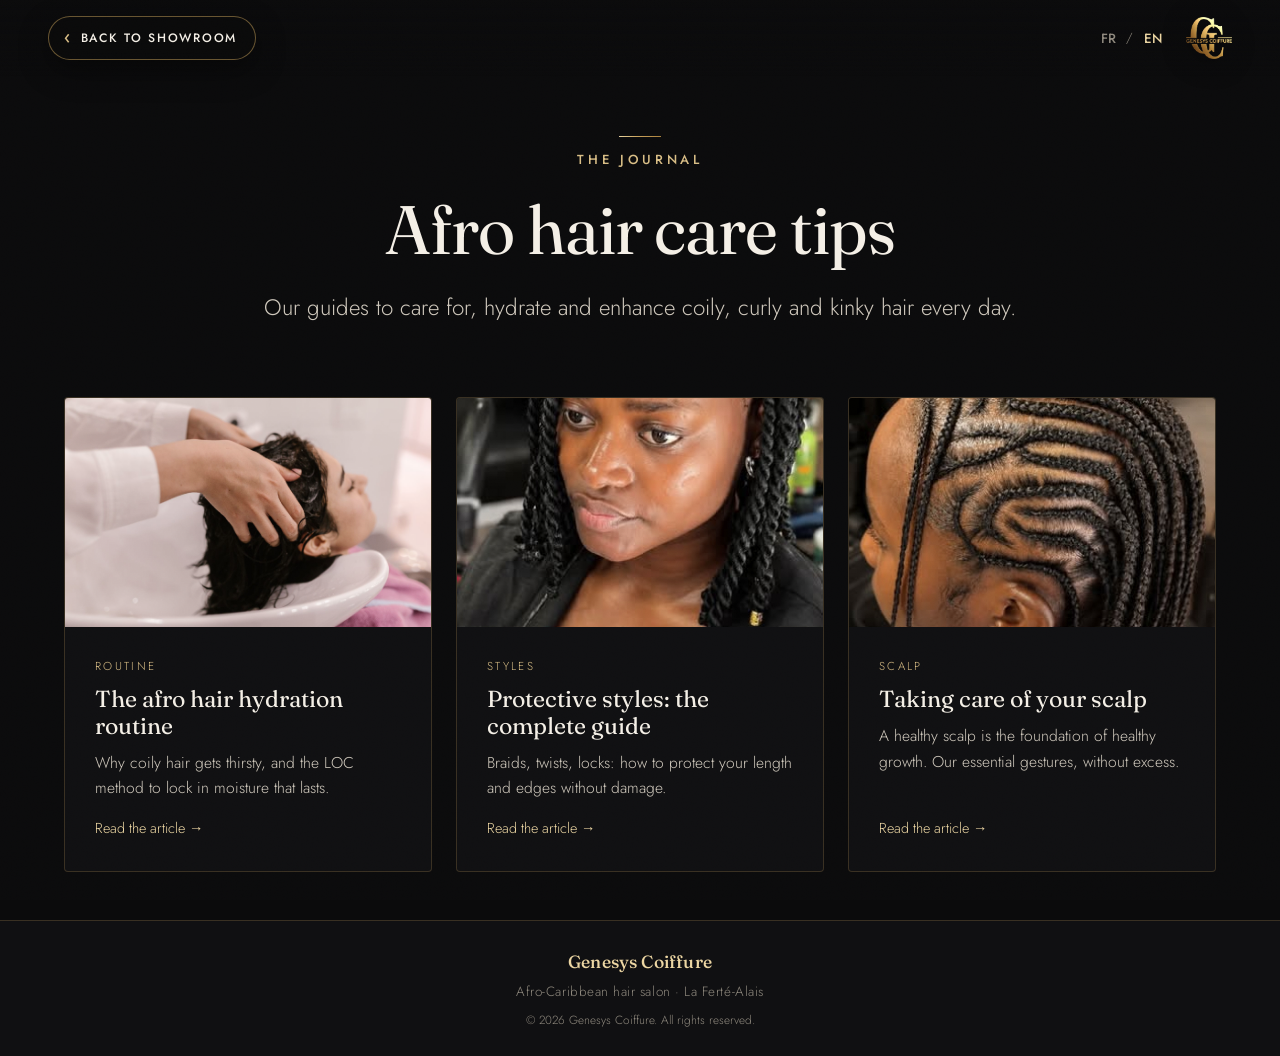
<file: blog.html>
<!DOCTYPE html>
<html lang="fr" data-theme="dark">
<head>
  <meta charset="UTF-8" />
  <meta name="viewport" content="width=device-width, initial-scale=1.0, viewport-fit=cover" />
  <title>Journal — Conseils cheveux afro | Genesys Coiffure</title>
  <meta name="description" content="Le journal de Genesys Coiffure : guides et conseils pour entretenir, hydrater et sublimer les cheveux afro, crépus, bouclés et frisés." />
  <meta name="theme-color" content="#0B0B0C" />
  <link rel="canonical" href="https://genesyscoiffure.store/blog.html" />
  <link rel="icon" href="assets/favicon.ico" sizes="any" />
  <link rel="icon" href="assets/favicon.svg" type="image/svg+xml" />
  <link rel="icon" type="image/png" sizes="32x32" href="assets/favicon-32.png" />
  <link rel="apple-touch-icon" href="assets/apple-touch-icon.png" />
  <link rel="manifest" href="assets/site.webmanifest" />
  <link rel="preconnect" href="https://fonts.googleapis.com" />
  <link rel="preconnect" href="https://fonts.gstatic.com" crossorigin />
  <link href="https://fonts.googleapis.com/css2?family=Fraunces:ital,opsz,wght@0,9..144,300..700;1,9..144,300..600&family=Jost:wght@300;400;500;600&display=swap" rel="stylesheet" />
  <link rel="stylesheet" href="css/styles.css?v=6" />
  <noscript><style>[data-reveal]{opacity:1 !important;transform:none !important;}</style></noscript>
</head>
<body>
  <div class="grain" aria-hidden="true"></div>
  <a class="skip-link" href="#main" data-i18n="skip">Aller au contenu</a>

  <header class="subhead">
    <a class="subhead__back" href="index.html" aria-label="Retour au showroom">
      <span class="a" aria-hidden="true">‹</span><span data-i18n="nav.showroom">Retour au showroom</span>
    </a>
    <div class="subhead__right">
      <div class="lang" role="group" aria-label="Langue / Language">
        <button class="lang__btn is-active" data-lang="fr" aria-pressed="true">FR</button>
        <span class="lang__sep">/</span>
        <button class="lang__btn" data-lang="en" aria-pressed="false">EN</button>
      </div>
      <a class="subhead__brand" href="index.html" aria-label="Genesys Coiffure">
        <img src="assets/logo.png" alt="Genesys Coiffure" width="579" height="530" />
      </a>
    </div>
  </header>

  <main id="main" class="subpage">
    <section class="blog-hero section" style="padding-top:0;">
      <div class="section__head">
        <p class="eyebrow"><span class="eyebrow__line"></span><span data-i18n="journal.eyebrow">Le journal</span></p>
        <h1 class="section__title" data-i18n="journal.title">Conseils cheveux afro</h1>
        <p class="section__lead" data-i18n="journal.lead">Nos guides pour entretenir, hydrater et sublimer les cheveux crépus, bouclés et frisés au quotidien.</p>
      </div>

      <div class="journal__grid" style="margin-top:clamp(40px,6vw,72px);">
        <a class="post-card" href="blog/routine-hydratation.html">
          <div class="post-card__media"><img src="assets/images/service-care.jpg" alt="" loading="lazy" /></div>
          <div class="post-card__body">
            <span class="post-card__tag" data-i18n="journal.tag.routine">Routine</span>
            <h2 class="post-card__title" data-i18n="post.routine.t">La routine hydratation des cheveux afro</h2>
            <p class="post-card__excerpt" data-i18n="post.routine.x">Pourquoi les cheveux crépus ont soif, et la méthode LOC pour retenir l’hydratation durablement.</p>
            <span class="post-card__more" data-i18n="journal.read">Lire l’article →</span>
          </div>
        </a>
        <a class="post-card" href="blog/coiffures-protectrices.html">
          <div class="post-card__media"><img src="assets/images/ig/ig-09.jpg" alt="" loading="lazy" /></div>
          <div class="post-card__body">
            <span class="post-card__tag" data-i18n="journal.tag.styles">Coiffures</span>
            <h2 class="post-card__title" data-i18n="post.protect.t">Coiffures protectrices : le guide complet</h2>
            <p class="post-card__excerpt" data-i18n="post.protect.x">Tresses, twists, locks : comment protéger vos longueurs et vos contours sans les abîmer.</p>
            <span class="post-card__more" data-i18n="journal.read">Lire l’article →</span>
          </div>
        </a>
        <a class="post-card" href="blog/soin-cuir-chevelu.html">
          <div class="post-card__media"><img src="assets/images/ig/ig-06.jpg" alt="" loading="lazy" /></div>
          <div class="post-card__body">
            <span class="post-card__tag" data-i18n="journal.tag.scalp">Cuir chevelu</span>
            <h2 class="post-card__title" data-i18n="post.scalp.t">Prendre soin de son cuir chevelu</h2>
            <p class="post-card__excerpt" data-i18n="post.scalp.x">Un cuir chevelu sain, c’est la base d’une belle pousse. Nos gestes essentiels, sans excès.</p>
            <span class="post-card__more" data-i18n="journal.read">Lire l’article →</span>
          </div>
        </a>
      </div>
    </section>
  </main>

  <footer class="footer footer--mini">
    <div class="footer__inner">
      <p class="footer__name">Genesys Coiffure</p>
      <p class="footer__tag" data-i18n="footer.tag">Salon de coiffure afro-caribéen · La Ferté-Alais</p>
      <p class="footer__legal">© <span id="year"></span> Genesys Coiffure. <span data-i18n="footer.rights">Tous droits réservés.</span></p>
    </div>
  </footer>

  <script src="js/i18n.js?v=2"></script>
  <script src="js/subpage.js"></script>
</body>
</html>
</file>
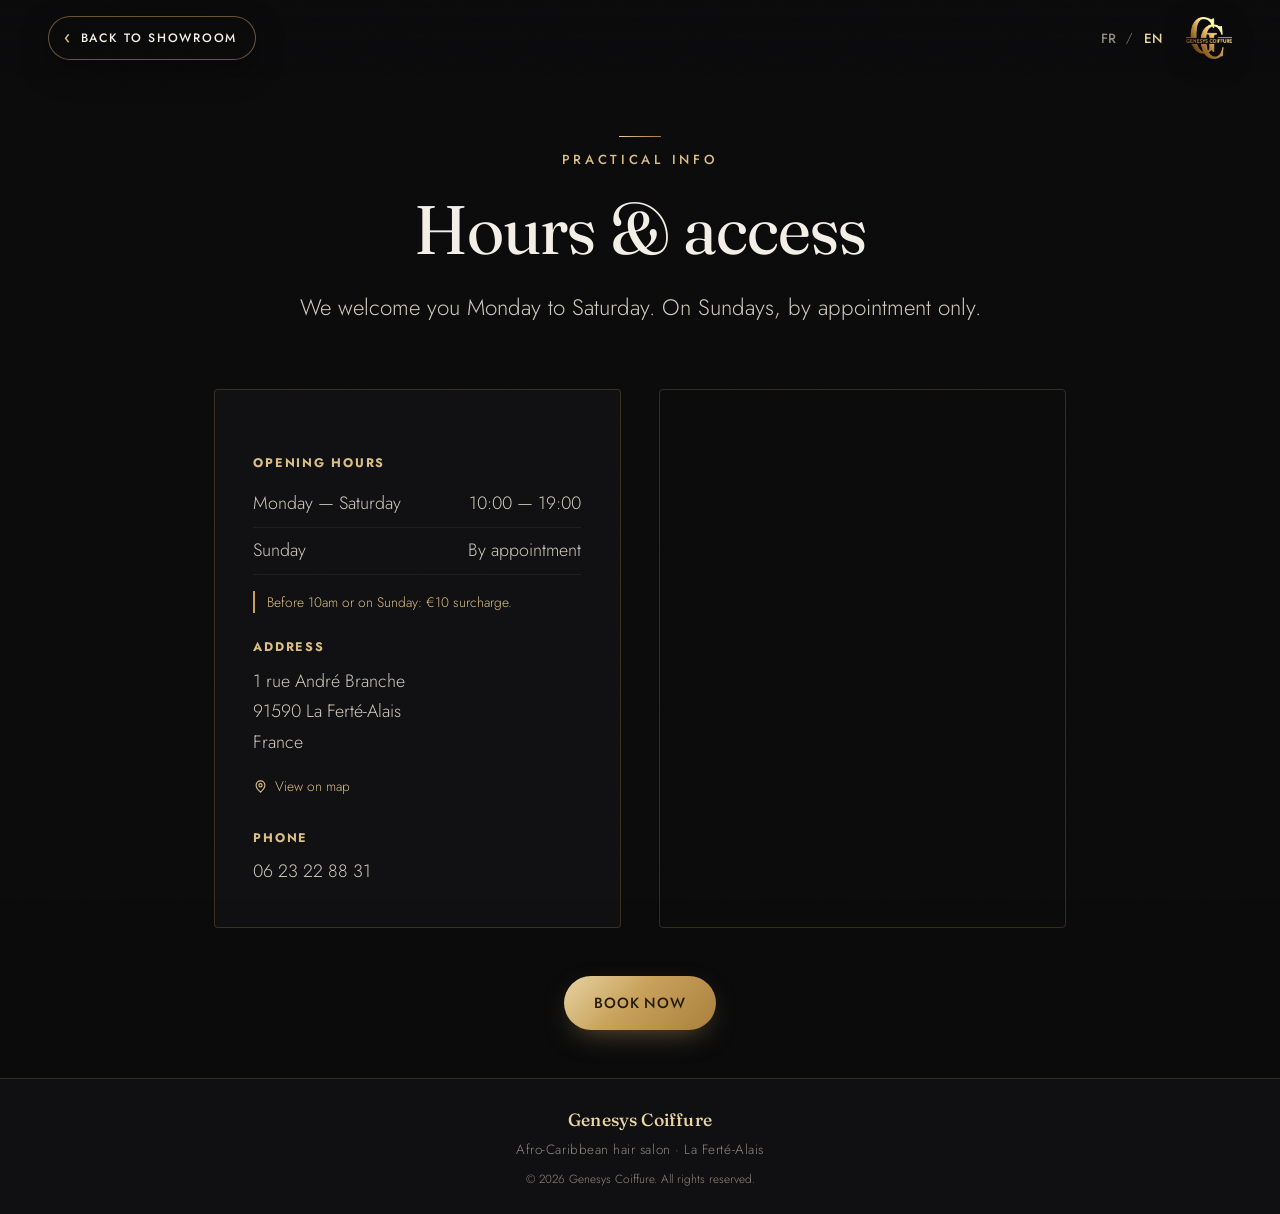
<file: horaires.html>
<!DOCTYPE html>
<html lang="fr" data-theme="dark">
<head>
  <meta charset="UTF-8" />
  <meta name="viewport" content="width=device-width, initial-scale=1.0, viewport-fit=cover" />
  <title>Horaires & accès — Genesys Coiffure</title>
  <meta name="description" content="Horaires d'ouverture et accès au salon Genesys Coiffure : ouvert du lundi au samedi de 10h à 19h, dimanche sur rendez-vous. La Ferté-Alais." />
  <meta name="theme-color" content="#0B0B0C" />
  <link rel="canonical" href="https://genesyscoiffure.store/horaires.html" />
  <link rel="icon" href="assets/favicon.ico" sizes="any" />
  <link rel="icon" href="assets/favicon.svg" type="image/svg+xml" />
  <link rel="apple-touch-icon" href="assets/apple-touch-icon.png" />
  <link rel="manifest" href="assets/site.webmanifest" />
  <link rel="preconnect" href="https://fonts.googleapis.com" />
  <link rel="preconnect" href="https://fonts.gstatic.com" crossorigin />
  <link href="https://fonts.googleapis.com/css2?family=Fraunces:ital,opsz,wght@0,9..144,300..700;1,9..144,300..600&family=Jost:wght@300;400;500;600&display=swap" rel="stylesheet" />
  <link rel="stylesheet" href="css/styles.css?v=6" />
  <style>
    .horaires-wrap { max-width: 980px; margin: 0 auto; padding: 0 var(--gutter); }
    .horaires-grid { display: grid; grid-template-columns: 1fr 1fr; gap: clamp(20px, 3vw, 40px); align-items: start; }
    .horaires-grid .map { margin-top: 0; height: 100%; }
    .horaires-grid .map iframe { height: 100%; min-height: 320px; }
    .info-card__row { color: var(--ivory-dim); line-height: 1.7; margin: 2px 0; }
    .info-card__row a { color: var(--ivory-dim); transition: color .25s; }
    .info-card__row a:hover { color: var(--gold-bright); }
    .info-card__map-link { display: inline-flex; align-items: center; gap: 7px; margin-top: var(--sp-2); color: var(--gold-soft); font-size: .86rem; }
    .info-card__map-link:hover { color: var(--gold-bright); }
    @media (max-width: 760px) { .horaires-grid { grid-template-columns: 1fr; } .horaires-grid .map iframe { min-height: 240px; } }
  </style>
</head>
<body>
  <div class="grain" aria-hidden="true"></div>

  <header class="subhead">
    <a class="subhead__back" href="index.html" aria-label="Retour au showroom">
      <span class="a" aria-hidden="true">‹</span><span data-i18n="nav.showroom">Retour au showroom</span>
    </a>
    <div class="subhead__right">
      <div class="lang" role="group" aria-label="Langue / Language">
        <button class="lang__btn is-active" data-lang="fr" aria-pressed="true">FR</button>
        <span class="lang__sep">/</span>
        <button class="lang__btn" data-lang="en" aria-pressed="false">EN</button>
      </div>
      <a class="subhead__brand" href="index.html" aria-label="Genesys Coiffure">
        <img src="assets/logo.png" alt="Genesys Coiffure" width="579" height="530" />
      </a>
    </div>
  </header>

  <main class="subpage">
    <section class="section" style="padding-top:0;">
      <div class="section__head">
        <p class="eyebrow"><span class="eyebrow__line"></span><span data-i18n="hor.eyebrow">Infos pratiques</span></p>
        <h1 class="section__title" data-i18n="hor.title">Horaires &amp; accès</h1>
        <p class="section__lead" data-i18n="hor.lead">Nous vous accueillons du lundi au samedi. Le dimanche, uniquement sur rendez-vous.</p>
      </div>

      <div class="horaires-wrap">
        <div class="horaires-grid">
          <div class="info-card">
            <h4 data-i18n="contact.hours">Horaires</h4>
            <ul class="hours">
              <li><span data-i18n="days.monsat">Lundi — Samedi</span><span>10:00 — 19:00</span></li>
              <li><span data-i18n="days.sun">Dimanche</span><span data-i18n="hours.sun.val">Sur rendez-vous</span></li>
            </ul>
            <p class="hours__note" data-i18n="hours.surcharge">Avant 10h ou le dimanche : supplément de 10&nbsp;€.</p>

            <h4 data-i18n="hor.address">Adresse</h4>
            <p class="info-card__row">1 rue André Branche<br />91590 La Ferté-Alais<br />France</p>
            <a class="info-card__map-link" href="https://maps.google.com/maps?q=1%20rue%20Andr%C3%A9%20Branche%2091590%20La%20Fert%C3%A9-Alais" target="_blank" rel="noopener">
              <svg viewBox="0 0 24 24" width="15" height="15" fill="none" stroke="currentColor" stroke-width="1.8" aria-hidden="true"><path d="M12 21s-7-6.3-7-11a7 7 0 1 1 14 0c0 4.7-7 11-7 11z"/><circle cx="12" cy="10" r="2.6"/></svg>
              <span data-i18n="hor.map">Voir sur la carte</span>
            </a>

            <h4 data-i18n="hor.phone">Téléphone</h4>
            <p class="info-card__row"><a href="tel:+33623228831">06&nbsp;23&nbsp;22&nbsp;88&nbsp;31</a></p>
          </div>

          <div class="map">
            <iframe
              title="Carte — Genesys Coiffure"
              src="https://maps.google.com/maps?q=1%20rue%20Andr%C3%A9%20Branche%2091590%20La%20Fert%C3%A9-Alais&t=&z=15&ie=UTF8&iwloc=&output=embed"
              loading="lazy" referrerpolicy="no-referrer-when-downgrade"></iframe>
          </div>
        </div>

        <div class="tarifs-cta">
          <a class="btn btn--gold" href="https://digablopos.fr/book/genesys" target="_blank" rel="noopener" data-i18n="nav.book">Réserver</a>
        </div>
      </div>
    </section>
  </main>

  <footer class="footer footer--mini">
    <div class="footer__inner">
      <p class="footer__name">Genesys Coiffure</p>
      <p class="footer__tag" data-i18n="footer.tag">Salon de coiffure afro-caribéen · La Ferté-Alais</p>
      <p class="footer__legal">© <span id="year"></span> Genesys Coiffure. <span data-i18n="footer.rights">Tous droits réservés.</span></p>
    </div>
  </footer>

  <script src="js/i18n.js?v=2"></script>
  <script src="js/subpage.js"></script>
</body>
</html>
</file>
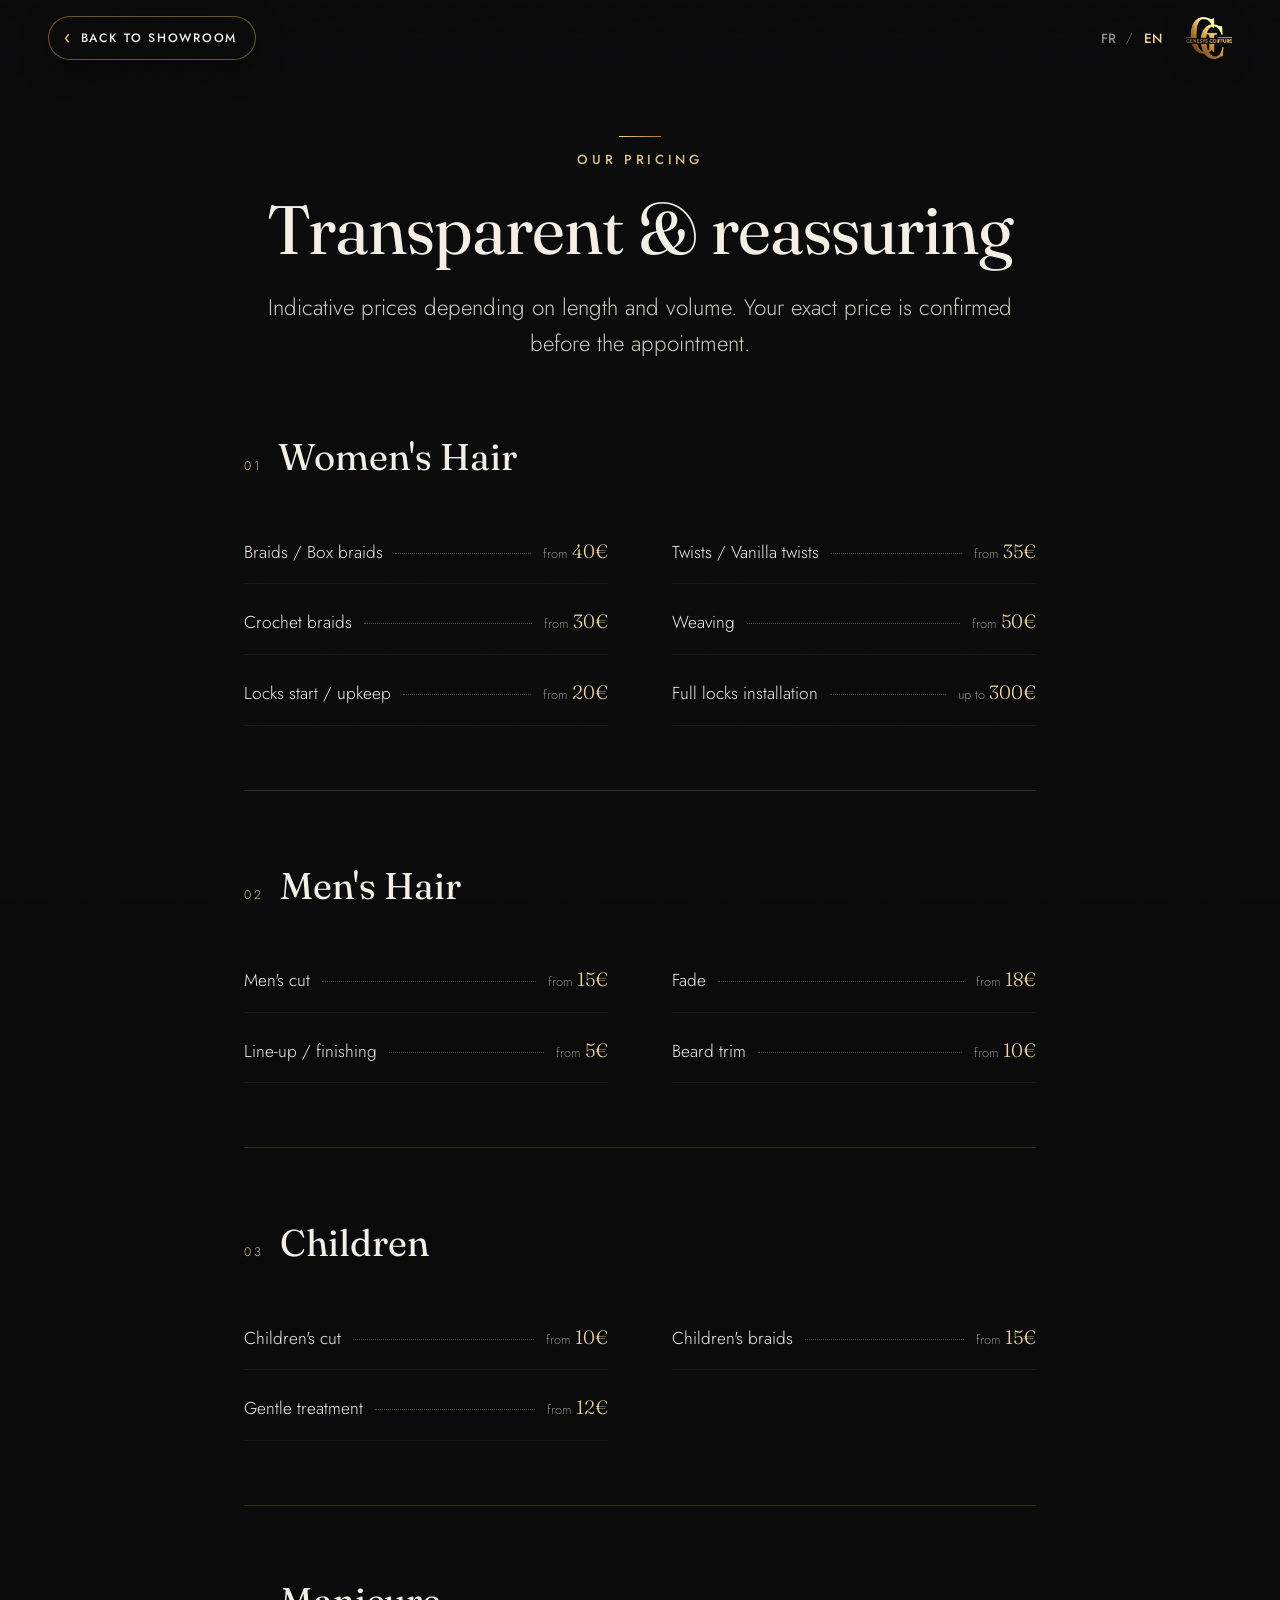
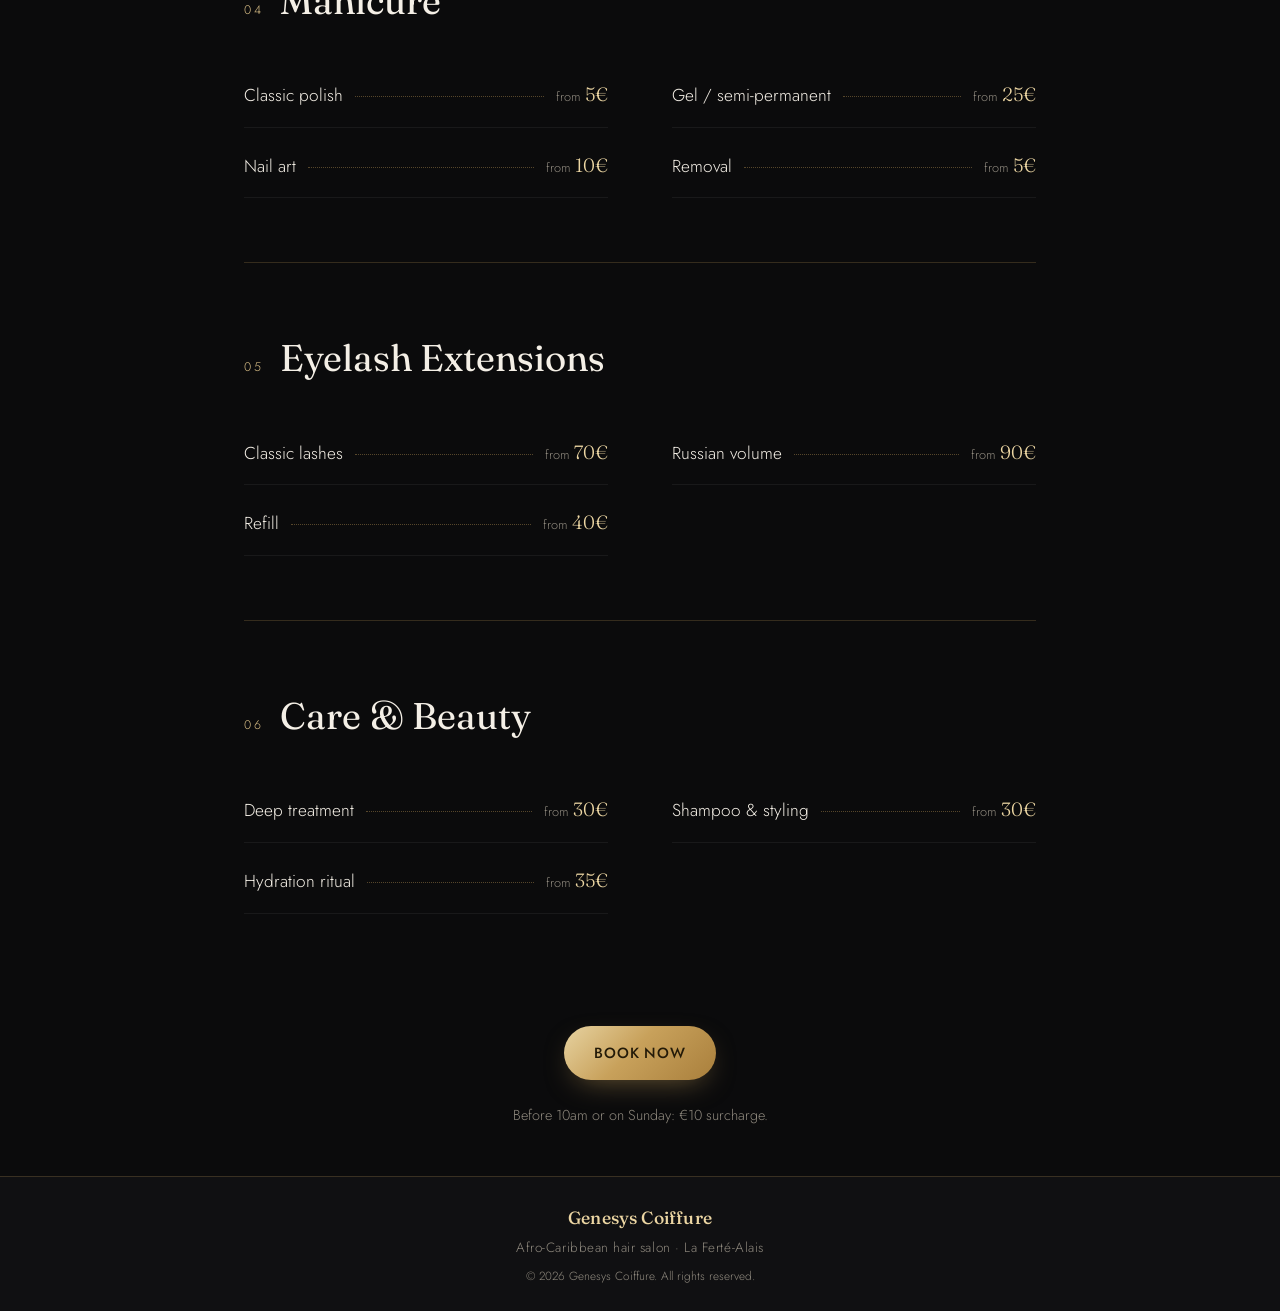
<file: tarifs.html>
<!DOCTYPE html>
<html lang="fr" data-theme="dark">
<head>
  <meta charset="UTF-8" />
  <meta name="viewport" content="width=device-width, initial-scale=1.0, viewport-fit=cover" />
  <title>Tarifs — Genesys Coiffure</title>
  <meta name="description" content="Les tarifs de Genesys Coiffure : coiffure femme, homme, enfants, manucure, extensions de cils et soins. Tarifs indicatifs, salon afro à La Ferté-Alais." />
  <meta name="theme-color" content="#0B0B0C" />
  <link rel="canonical" href="https://genesyscoiffure.store/tarifs.html" />
  <link rel="icon" href="assets/favicon.ico" sizes="any" />
  <link rel="icon" href="assets/favicon.svg" type="image/svg+xml" />
  <link rel="apple-touch-icon" href="assets/apple-touch-icon.png" />
  <link rel="manifest" href="assets/site.webmanifest" />
  <link rel="preconnect" href="https://fonts.googleapis.com" />
  <link rel="preconnect" href="https://fonts.gstatic.com" crossorigin />
  <link href="https://fonts.googleapis.com/css2?family=Fraunces:ital,opsz,wght@0,9..144,300..700;1,9..144,300..600&family=Jost:wght@300;400;500;600&display=swap" rel="stylesheet" />
  <link rel="stylesheet" href="css/styles.css?v=6" />
</head>
<body>
  <div class="grain" aria-hidden="true"></div>

  <header class="subhead">
    <a class="subhead__back" href="index.html" aria-label="Retour au showroom">
      <span class="a" aria-hidden="true">‹</span><span data-i18n="nav.showroom">Retour au showroom</span>
    </a>
    <div class="subhead__right">
      <div class="lang" role="group" aria-label="Langue / Language">
        <button class="lang__btn is-active" data-lang="fr" aria-pressed="true">FR</button>
        <span class="lang__sep">/</span>
        <button class="lang__btn" data-lang="en" aria-pressed="false">EN</button>
      </div>
      <a class="subhead__brand" href="index.html" aria-label="Genesys Coiffure">
        <img src="assets/logo.png" alt="Genesys Coiffure" width="579" height="530" />
      </a>
    </div>
  </header>

  <main class="subpage">
    <section class="section" style="padding-top:0;">
      <div class="section__head">
        <p class="eyebrow"><span class="eyebrow__line"></span><span data-i18n="pricing.eyebrow">Nos tarifs</span></p>
        <h1 class="section__title" data-i18n="pricing.title">Transparence & sérénité</h1>
        <p class="section__lead" data-i18n="pricing.lead">Tarifs indicatifs selon la longueur et le volume. Le prix exact vous est confirmé avant le rendez-vous.</p>
      </div>

      <div class="tarifs-wrap">
        <!-- Femmes -->
        <div class="tarif-cat" id="femmes">
          <div class="tarif-cat__head"><span class="tarif-cat__num">01</span><h2 class="tarif-cat__title" data-i18n="svc.women.t">Coiffure Femme</h2></div>
          <ul class="price-list">
            <li><span class="pl__name" data-i18n="p.w1">Tresses / Box braids</span><span class="pl__dot"></span><span class="pl__val"><span data-i18n="common.from">dès</span> 40€</span></li>
            <li><span class="pl__name" data-i18n="p.w2">Vanilles / Twists</span><span class="pl__dot"></span><span class="pl__val"><span data-i18n="common.from">dès</span> 35€</span></li>
            <li><span class="pl__name" data-i18n="p.w3">Crochet braids</span><span class="pl__dot"></span><span class="pl__val"><span data-i18n="common.from">dès</span> 30€</span></li>
            <li><span class="pl__name" data-i18n="p.w4">Tissage</span><span class="pl__dot"></span><span class="pl__val"><span data-i18n="common.from">dès</span> 50€</span></li>
            <li><span class="pl__name" data-i18n="p.w5">Pose / entretien de locks</span><span class="pl__dot"></span><span class="pl__val"><span data-i18n="common.from">dès</span> 20€</span></li>
            <li><span class="pl__name" data-i18n="p.w6">Installation complète de locks</span><span class="pl__dot"></span><span class="pl__val"><span data-i18n="common.upto">jusqu’à</span> 300€</span></li>
          </ul>
        </div>

        <!-- Hommes -->
        <div class="tarif-cat" id="hommes">
          <div class="tarif-cat__head"><span class="tarif-cat__num">02</span><h2 class="tarif-cat__title" data-i18n="svc.men.t">Coiffure Homme</h2></div>
          <ul class="price-list">
            <li><span class="pl__name" data-i18n="p.m1">Coupe homme</span><span class="pl__dot"></span><span class="pl__val"><span data-i18n="common.from">dès</span> 15€</span></li>
            <li><span class="pl__name" data-i18n="p.m2">Dégradé</span><span class="pl__dot"></span><span class="pl__val"><span data-i18n="common.from">dès</span> 18€</span></li>
            <li><span class="pl__name" data-i18n="p.m3">Contour / finitions</span><span class="pl__dot"></span><span class="pl__val"><span data-i18n="common.from">dès</span> 5€</span></li>
            <li><span class="pl__name" data-i18n="p.m4">Taille de barbe</span><span class="pl__dot"></span><span class="pl__val"><span data-i18n="common.from">dès</span> 10€</span></li>
          </ul>
        </div>

        <!-- Enfants -->
        <div class="tarif-cat" id="enfants">
          <div class="tarif-cat__head"><span class="tarif-cat__num">03</span><h2 class="tarif-cat__title" data-i18n="svc.kids.t">Enfants</h2></div>
          <ul class="price-list">
            <li><span class="pl__name" data-i18n="p.k1">Coupe enfant</span><span class="pl__dot"></span><span class="pl__val"><span data-i18n="common.from">dès</span> 10€</span></li>
            <li><span class="pl__name" data-i18n="p.k2">Tresses enfant</span><span class="pl__dot"></span><span class="pl__val"><span data-i18n="common.from">dès</span> 15€</span></li>
            <li><span class="pl__name" data-i18n="p.k3">Soin doux</span><span class="pl__dot"></span><span class="pl__val"><span data-i18n="common.from">dès</span> 12€</span></li>
          </ul>
        </div>

        <!-- Manucure -->
        <div class="tarif-cat" id="manucure">
          <div class="tarif-cat__head"><span class="tarif-cat__num">04</span><h2 class="tarif-cat__title" data-i18n="svc.nails.t">Manucure</h2></div>
          <ul class="price-list">
            <li><span class="pl__name" data-i18n="p.n1">Vernis classique</span><span class="pl__dot"></span><span class="pl__val"><span data-i18n="common.from">dès</span> 5€</span></li>
            <li><span class="pl__name" data-i18n="p.n2">Pose gel / semi-permanent</span><span class="pl__dot"></span><span class="pl__val"><span data-i18n="common.from">dès</span> 25€</span></li>
            <li><span class="pl__name" data-i18n="p.n3">Nail art</span><span class="pl__dot"></span><span class="pl__val"><span data-i18n="common.from">dès</span> 10€</span></li>
            <li><span class="pl__name" data-i18n="p.n4">Dépose</span><span class="pl__dot"></span><span class="pl__val"><span data-i18n="common.from">dès</span> 5€</span></li>
          </ul>
        </div>

        <!-- Cils -->
        <div class="tarif-cat" id="cils">
          <div class="tarif-cat__head"><span class="tarif-cat__num">05</span><h2 class="tarif-cat__title" data-i18n="svc.lashes.t">Extensions de cils</h2></div>
          <ul class="price-list">
            <li><span class="pl__name" data-i18n="p.l1">Pose cil à cil</span><span class="pl__dot"></span><span class="pl__val"><span data-i18n="common.from">dès</span> 70€</span></li>
            <li><span class="pl__name" data-i18n="p.l2">Volume russe</span><span class="pl__dot"></span><span class="pl__val"><span data-i18n="common.from">dès</span> 90€</span></li>
            <li><span class="pl__name" data-i18n="p.l3">Remplissage</span><span class="pl__dot"></span><span class="pl__val"><span data-i18n="common.from">dès</span> 40€</span></li>
          </ul>
        </div>

        <!-- Soins -->
        <div class="tarif-cat" id="soins">
          <div class="tarif-cat__head"><span class="tarif-cat__num">06</span><h2 class="tarif-cat__title" data-i18n="svc.care.t">Soins & Beauté</h2></div>
          <ul class="price-list">
            <li><span class="pl__name" data-i18n="p.c1">Soin profond</span><span class="pl__dot"></span><span class="pl__val"><span data-i18n="common.from">dès</span> 30€</span></li>
            <li><span class="pl__name" data-i18n="p.c2">Shampoing & coiffage</span><span class="pl__dot"></span><span class="pl__val"><span data-i18n="common.from">dès</span> 30€</span></li>
            <li><span class="pl__name" data-i18n="p.c3">Rituel hydratation</span><span class="pl__dot"></span><span class="pl__val"><span data-i18n="common.from">dès</span> 35€</span></li>
          </ul>
        </div>

        <div class="tarifs-cta">
          <a class="btn btn--gold" href="https://digablopos.fr/book/genesys" target="_blank" rel="noopener" data-i18n="nav.book">Réserver</a>
          <p class="tarifs-note" data-i18n="hours.surcharge">Avant 10h ou le dimanche : supplément de 10 €.</p>
        </div>
      </div>
    </section>
  </main>

  <footer class="footer footer--mini">
    <div class="footer__inner">
      <p class="footer__name">Genesys Coiffure</p>
      <p class="footer__tag" data-i18n="footer.tag">Salon de coiffure afro-caribéen · La Ferté-Alais</p>
      <p class="footer__legal">© <span id="year"></span> Genesys Coiffure. <span data-i18n="footer.rights">Tous droits réservés.</span></p>
    </div>
  </footer>

  <script src="js/i18n.js?v=2"></script>
  <script src="js/subpage.js"></script>
</body>
</html>
</file>
<file: css/styles.css>
/* =========================================================
   GENESYS COIFFURE — premium dark/gold editorial salon
   Direction: "opulent & precise"
   ========================================================= */

/* ---------- Tokens ---------- */
:root {
  /* Color */
  --noir:        #0B0B0C;
  --noir-2:      #101012;
  --noir-3:      #17161A;
  --ivory:       #F4EFE6;
  --ivory-dim:   #CFC8BC;
  --muted:       #8F897E;
  --line:        rgba(200, 161, 91, 0.22);
  --gold:        #C8A15B;
  --gold-soft:   #D9BE86;
  --gold-bright: #ECD6A3;

  --grad-gold: linear-gradient(135deg, #E7D3A1 0%, #C8A15B 45%, #A97F3C 100%);

  /* Type */
  --font-display: "Fraunces", Georgia, "Times New Roman", serif;
  --font-sans:    "Jost", -apple-system, BlinkMacSystemFont, "Segoe UI", sans-serif;

  --fs-eyebrow: clamp(0.72rem, 0.68rem + 0.2vw, 0.82rem);
  --fs-body:    clamp(1rem, 0.96rem + 0.2vw, 1.12rem);
  --fs-lead:    clamp(1.1rem, 1rem + 0.5vw, 1.4rem);
  --fs-h3:      clamp(1.5rem, 1.2rem + 1.4vw, 2.4rem);
  --fs-h2:      clamp(2.2rem, 1.4rem + 3.6vw, 4.6rem);
  --fs-h1:      clamp(2.9rem, 1.4rem + 6.6vw, 7.5rem);

  /* Spacing (8px grid) */
  --sp-1: 8px;  --sp-2: 16px; --sp-3: 24px; --sp-4: 32px;
  --sp-5: 48px; --sp-6: 64px; --sp-7: 96px; --sp-8: 128px;

  --maxw: 1320px;
  --gutter: clamp(20px, 5vw, 80px);
  --radius: 4px;

  --ease: cubic-bezier(0.22, 1, 0.36, 1);
}

/* ---------- Reset ---------- */
*, *::before, *::after { box-sizing: border-box; margin: 0; padding: 0; }
/* Native scroll-behavior stays "auto": smooth scrolling is handled by Lenis (JS),
   and anchor clicks pass an explicit behavior. CSS "smooth" here fights Lenis. */
html { scroll-behavior: auto; -webkit-text-size-adjust: 100%; }

/* Lenis smooth scroll (required rules) */
html.lenis, html.lenis body { height: auto; }
html.lenis { scroll-behavior: auto !important; }
.lenis.lenis-smooth [data-lenis-prevent] { overscroll-behavior: contain; }
.lenis.lenis-stopped { overflow: hidden; }
.lenis.lenis-smooth iframe { pointer-events: none; }

body {
  font-family: var(--font-sans);
  font-size: var(--fs-body);
  line-height: 1.65;
  color: var(--ivory);
  background: var(--noir);
  font-weight: 300;
  overflow-x: hidden;
  -webkit-font-smoothing: antialiased;
  text-rendering: optimizeLegibility;
}
img { display: block; max-width: 100%; height: auto; }
a { color: inherit; text-decoration: none; }
button { font-family: inherit; cursor: pointer; border: none; background: none; color: inherit; }
ul { list-style: none; }
::selection { background: var(--gold); color: var(--noir); }

/* ---------- Grain ---------- */
.grain {
  position: fixed; inset: 0; z-index: 9999; pointer-events: none;
  opacity: 0.035; mix-blend-mode: overlay;
  background-image: url("data:image/svg+xml,%3Csvg xmlns='http://www.w3.org/2000/svg' width='160' height='160'%3E%3Cfilter id='n'%3E%3CfeTurbulence type='fractalNoise' baseFrequency='0.8' numOctaves='3'/%3E%3C/filter%3E%3Crect width='100%25' height='100%25' filter='url(%23n)'/%3E%3C/svg%3E");
}

/* ---------- Helpers ---------- */
.skip-link {
  position: fixed; top: -100px; left: var(--sp-2); z-index: 10001;
  background: var(--gold); color: var(--noir); padding: 10px 18px;
  border-radius: var(--radius); font-weight: 500; transition: top .2s;
}
.skip-link:focus { top: var(--sp-2); }

.section { padding: clamp(72px, 10vw, 160px) var(--gutter); max-width: var(--maxw); margin: 0 auto; }

.eyebrow {
  display: inline-flex; align-items: center; gap: 14px;
  font-family: var(--font-sans); font-size: var(--fs-eyebrow);
  letter-spacing: 0.28em; text-transform: uppercase; font-weight: 500;
  color: var(--gold-soft); margin-bottom: var(--sp-3);
}
.eyebrow__line { width: 42px; height: 1px; background: var(--grad-gold); display: inline-block; }

.section__head { max-width: 780px; margin: 0 auto clamp(40px, 6vw, 80px); text-align: center; }
.section__head .eyebrow { flex-direction: column; gap: 12px; }
.section__head .section__lead { margin-left: auto; margin-right: auto; }
.section__title {
  font-family: var(--font-display); font-weight: 400; font-size: var(--fs-h2);
  line-height: 1.02; letter-spacing: -0.015em;
}
.section__title em, .line--accent { font-style: italic; }
.section__lead { font-size: var(--fs-lead); color: var(--ivory-dim); margin-top: var(--sp-3); font-weight: 300; }

/* ---------- Buttons ---------- */
.btn {
  display: inline-flex; align-items: center; justify-content: center; gap: 10px;
  padding: 15px 30px; font-family: var(--font-sans); font-size: 0.92rem;
  font-weight: 500; letter-spacing: 0.06em; text-transform: uppercase;
  border-radius: 100px; position: relative; overflow: hidden;
  transition: transform .4s var(--ease), box-shadow .4s var(--ease), color .4s var(--ease);
  white-space: nowrap;
}
.btn--gold { background: var(--grad-gold); color: #231a08; box-shadow: 0 10px 30px -12px rgba(200,161,91,.6); }
.btn--gold span, .btn--gold svg { position: relative; z-index: 1; }
.btn--gold:hover { transform: translateY(-3px); filter: brightness(1.06); box-shadow: 0 18px 40px -14px rgba(200,161,91,.75); }
.btn--gold:active { transform: translateY(-1px); }
.btn--ghost { border: 1px solid var(--line); color: var(--ivory); }
.btn--ghost:hover { border-color: var(--gold); color: var(--gold-bright); transform: translateY(-3px); }
.btn--block { width: 100%; }
.btn:focus-visible { outline: 2px solid var(--gold-bright); outline-offset: 3px; }

/* =========================================================
   NAV
   ========================================================= */
.nav {
  position: fixed; top: 0; left: 0; right: 0; z-index: 1000;
  transition: background .5s var(--ease), backdrop-filter .5s var(--ease), border-color .5s;
  border-bottom: 1px solid transparent;
  background: transparent;
}
.nav.is-scrolled {
  background: rgba(11,11,12,0.82);
  backdrop-filter: blur(16px) saturate(140%);
  -webkit-backdrop-filter: blur(16px) saturate(140%);
  border-bottom-color: var(--line);
}
.nav__inner {
  max-width: var(--maxw); margin: 0 auto; padding: 18px var(--gutter);
  display: flex; align-items: center; justify-content: space-between; gap: var(--sp-3);
  transition: padding .5s var(--ease);
}
.nav.is-scrolled .nav__inner { padding-top: 12px; padding-bottom: 12px; }

.brand { display: flex; align-items: center; gap: 12px; }
.brand__logo { height: 56px; width: auto; display: block; transition: height .5s var(--ease); }
.nav.is-scrolled .brand__logo { height: 46px; }
.brand__logo--lg { height: 92px; }
.brand__mark {
  display: grid; place-items: center; width: 40px; height: 40px;
  font-family: var(--font-display); font-size: 1.4rem; font-weight: 500;
  color: var(--noir); background: var(--grad-gold); border-radius: 50%;
  box-shadow: 0 4px 14px -4px rgba(200,161,91,.6);
}
.brand__text {
  font-family: var(--font-display); font-size: 1.25rem; font-weight: 500;
  line-height: 1; letter-spacing: 0.01em; display: flex; flex-direction: column;
}
.brand__sub {
  font-family: var(--font-sans); font-size: 0.6rem; letter-spacing: 0.42em;
  text-transform: uppercase; color: var(--gold-soft); font-weight: 400; margin-top: 3px;
}

.nav__links { display: flex; gap: var(--sp-4); }
.nav__links a {
  font-size: 0.9rem; letter-spacing: 0.04em; color: var(--ivory-dim);
  position: relative; padding: 6px 0; transition: color .3s;
}
.nav__links a::after {
  content: ""; position: absolute; left: 0; bottom: 0; width: 0; height: 1px;
  background: var(--grad-gold); transition: width .35s var(--ease);
}
.nav__links a:hover { color: var(--ivory); }
.nav__links a:hover::after { width: 100%; }

.nav__actions { display: flex; align-items: center; gap: var(--sp-3); }
.lang { display: flex; align-items: center; gap: 6px; font-size: 0.82rem; letter-spacing: 0.1em; }
.lang__btn { color: var(--muted); font-weight: 500; transition: color .3s; padding: 4px; }
.lang__btn.is-active { color: var(--gold-bright); }
.lang__btn:hover { color: var(--ivory); }
.lang__sep { color: var(--muted); }
.nav__cta { padding: 11px 24px; font-size: 0.8rem; }

.nav__wa {
  display: grid; place-items: center; width: 40px; height: 40px;
  color: #4ade80; flex-shrink: 0;
  transition: color .3s, transform .3s var(--ease);
}
.nav__wa:hover { color: #25D366; transform: translateY(-2px); }
.nav__wa:focus-visible { outline: 2px solid #4ade80; outline-offset: 3px; border-radius: 6px; }
.nav__wa svg { display: block; }

.btn--wa { background: #25D366; color: #06270f; }
.btn--wa:hover { background: #22c35e; transform: translateY(-3px); }

.burger { display: none; width: 40px; height: 40px; position: relative; }
.burger span {
  position: absolute; left: 9px; width: 22px; height: 1.5px; background: var(--ivory);
  transition: transform .35s var(--ease), opacity .3s;
}
.burger span:nth-child(1) { top: 16px; }
.burger span:nth-child(2) { top: 23px; }
.burger.is-open span:nth-child(1) { top: 19px; transform: rotate(45deg); }
.burger.is-open span:nth-child(2) { top: 19px; transform: rotate(-45deg); }

/* Mobile menu */
.mobile-menu {
  position: fixed; inset: 0; z-index: 999; background: var(--noir-2);
  display: flex; flex-direction: column; align-items: center; justify-content: center; gap: var(--sp-4);
  opacity: 0; visibility: hidden; transform: translateY(-12px);
  transition: opacity .4s var(--ease), transform .4s var(--ease), visibility .4s;
}
.mobile-menu.is-open { opacity: 1; visibility: visible; transform: none; }
.mobile-menu nav { display: flex; flex-direction: column; align-items: center; gap: var(--sp-3); }
.mobile-menu nav a { font-family: var(--font-display); font-size: 1.6rem; color: var(--ivory); }
.mobile-menu nav a:hover { color: var(--gold-bright); }

/* =========================================================
   HERO
   ========================================================= */
.hero { position: relative; min-height: 100svh; display: flex; align-items: center; justify-content: center;
  text-align: center; padding: var(--gutter); padding-top: clamp(110px, 16vh, 160px);
  padding-bottom: clamp(90px, 12vw, 140px); overflow: hidden; }
.hero__media { position: absolute; inset: 0; z-index: -1; background: var(--noir); }
.hero__slides { position: absolute; inset: 0; }
.hero__slide {
  position: absolute; inset: 0; width: 100%; height: 100%;
  object-fit: cover; object-position: center 35%; opacity: 0;
  transition: opacity 1.4s var(--ease); will-change: opacity;
}
.hero__slide.is-active { opacity: 1; animation: heroKen 7s var(--ease) forwards; }
@keyframes heroKen { from { transform: scale(1.03); } to { transform: scale(1.11); } }
.hero__scrim {
  position: absolute; inset: 0;
  background:
    linear-gradient(to top, var(--noir) 2%, rgba(11,11,12,.25) 42%, rgba(11,11,12,.55) 100%),
    linear-gradient(to right, rgba(11,11,12,.75) 0%, rgba(11,11,12,.12) 55%, rgba(11,11,12,0) 100%);
}
.hero__content { max-width: 900px; position: relative; margin: 0 auto; }
.hero__title {
  font-family: var(--font-display); font-weight: 350; font-size: var(--fs-h1);
  line-height: 0.96; letter-spacing: -0.02em; margin-bottom: var(--sp-4);
}
.hero__title .line { display: block; overflow: hidden; }
.hero__title .line__inner { display: inline-block; animation: heroRise .95s var(--ease) both; }
.hero__title .line:nth-child(1) .line__inner { animation-delay: .15s; }
.hero__title .line:nth-child(2) .line__inner { animation-delay: .28s; }
.hero__title .line:nth-child(3) .line__inner { animation-delay: .41s; }
@keyframes heroRise { from { transform: translateY(110%); } to { transform: translateY(0); } }

.hero__eyebrow { animation: heroFade .8s var(--ease) .25s both; }
.hero__sub     { animation: heroFade .9s var(--ease) .52s both; }
.hero__cta     { animation: heroFade .9s var(--ease) .68s both; }
.hero__scroll  { animation: heroFade 1s var(--ease) .95s both; }
@keyframes heroFade { from { opacity: 0; transform: translateY(22px); } to { opacity: 1; transform: translateY(0); } }
.line--accent { font-style: italic; color: transparent; background: var(--grad-gold);
  -webkit-background-clip: text; background-clip: text; }
.hero__sub { font-size: var(--fs-lead); max-width: 560px; color: var(--ivory-dim); margin: 0 auto var(--sp-5); font-weight: 300; }
.hero__cta { display: flex; flex-wrap: wrap; gap: var(--sp-2); justify-content: center; }

.hero__scroll {
  position: absolute; right: var(--gutter); bottom: clamp(60px, 9vw, 120px);
  display: flex; flex-direction: column; align-items: center; gap: 12px;
  font-size: 0.68rem; letter-spacing: 0.3em; text-transform: uppercase; color: var(--muted);
}
.hero__scroll-line { width: 1px; height: 60px; background: linear-gradient(var(--gold), transparent); position: relative; overflow: hidden; }
.hero__scroll-line::after { content:""; position:absolute; top:-30px; left:0; width:1px; height:30px; background: var(--gold-bright); animation: scrollDot 2.2s var(--ease) infinite; }
@keyframes scrollDot { to { top: 60px; } }

/* =========================================================
   MARQUEE
   ========================================================= */
.marquee {
  border-top: 1px solid var(--line); border-bottom: 1px solid var(--line);
  padding: clamp(18px, 2.4vw, 30px) 0; overflow: hidden; background: var(--noir-2);
}
.marquee__track {
  display: inline-flex; align-items: center; gap: 40px; white-space: nowrap;
  font-family: var(--font-display); font-size: clamp(1.4rem, 3vw, 2.6rem); font-style: italic;
  color: var(--ivory); will-change: transform;
}
.marquee__track .dot { color: var(--gold); font-style: normal; font-size: 0.7em; }

/* =========================================================
   SERVICES
   ========================================================= */
.services__list { display: flex; flex-direction: column; }
.service {
  display: grid; grid-template-columns: 90px 160px 1fr auto; align-items: center;
  gap: var(--sp-4); padding: clamp(22px, 3vw, 38px) 0;
  border-top: 1px solid var(--line); position: relative;
}
.service:last-child { border-bottom: 1px solid var(--line); }
.service__num { font-family: var(--font-display); font-size: 1rem; color: var(--gold); font-style: italic; }
.service__media { width: 160px; height: 110px; overflow: hidden; border-radius: var(--radius); }
.service__media img { width: 100%; height: 100%; object-fit: cover; transition: transform .7s var(--ease); filter: saturate(.92); }
.service:hover .service__media img { transform: scale(1.08); }
.service__title { font-family: var(--font-display); font-size: var(--fs-h3); font-weight: 400; line-height: 1.05; transition: color .35s; }
.service:hover .service__title { color: var(--gold-bright); }
.service__desc { color: var(--ivory-dim); max-width: 48ch; margin-top: 8px; font-size: 1rem; }
.service__price { font-family: var(--font-display); font-size: 1.05rem; color: var(--ivory-dim); text-align: right; white-space: nowrap; }
.service__price strong { display: block; font-size: 2rem; color: var(--ivory); font-weight: 400; }

/* =========================================================
   GALLERY
   ========================================================= */
.gallery__grid {
  display: grid; grid-template-columns: repeat(4, 1fr); grid-auto-rows: 240px; gap: 14px;
  grid-auto-flow: dense;
}
.gal {
  overflow: hidden; border-radius: var(--radius); position: relative; background: var(--noir-3);
  display: block; width: 100%; height: 100%;
}
.gal img { width: 100%; height: 100%; object-fit: cover; transition: transform .8s var(--ease), filter .5s; filter: saturate(.9) brightness(.92); }
.gal::after {
  content: "⤢"; position: absolute; inset: 0; display: grid; place-items: center;
  font-size: 1.6rem; color: var(--gold-bright); background: rgba(11,11,12,.45);
  opacity: 0; transition: opacity .4s var(--ease);
}
.gal:hover img { transform: scale(1.06); filter: saturate(1.05) brightness(1); }
.gal:hover::after { opacity: 1; }
.gal:focus-visible { outline: 2px solid var(--gold-bright); outline-offset: 3px; }
.gal--tall { grid-row: span 2; }
.gal--wide { grid-column: span 2; }

/* =========================================================
   PRICING
   ========================================================= */
.pricing { background:
  radial-gradient(120% 90% at 100% 0%, rgba(200,161,91,.06), transparent 60%),
  var(--noir); max-width: none; }
.pricing > * { max-width: var(--maxw); margin-left: auto; margin-right: auto; }
.pricing__tabs { display: flex; flex-wrap: wrap; justify-content: center; gap: 10px; margin-bottom: var(--sp-5); }
.ptab {
  padding: 10px 22px; border-radius: 100px; border: 1px solid var(--line);
  font-size: 0.86rem; letter-spacing: 0.05em; color: var(--ivory-dim);
  transition: all .35s var(--ease);
}
.ptab:hover { color: var(--ivory); border-color: var(--gold-soft); }
.ptab.is-active { background: var(--grad-gold); color: #231a08; border-color: transparent; font-weight: 500; }

.ppanel { display: none; }
.ppanel.is-active { display: block; animation: fadeUp .5s var(--ease); }
@keyframes fadeUp { from { opacity: 0; transform: translateY(14px); } to { opacity: 1; transform: none; } }

.price-list { display: grid; grid-template-columns: repeat(2, 1fr); gap: 6px 64px; }
.price-list li { display: flex; align-items: baseline; gap: 12px; padding: 16px 0; border-bottom: 1px solid rgba(255,255,255,.06); }
.pl__name { font-size: 1.08rem; color: var(--ivory); }
.pl__dot { flex: 1; border-bottom: 1px dotted rgba(200,161,91,.4); transform: translateY(-4px); }
.pl__val { font-family: var(--font-display); font-size: 1.2rem; color: var(--gold-bright); white-space: nowrap; }
.pl__val span { font-family: var(--font-sans); font-size: 0.8rem; color: var(--muted); text-transform: lowercase; }

.pricing__cta {
  margin-top: var(--sp-6); display: flex; flex-wrap: wrap; align-items: center;
  justify-content: space-between; gap: var(--sp-3);
  padding: clamp(28px,4vw,48px); border: 1px solid var(--line); border-radius: var(--radius);
  background: linear-gradient(120deg, rgba(200,161,91,.05), transparent);
}
.pricing__cta p { font-family: var(--font-display); font-size: clamp(1.3rem, 2.4vw, 2rem); font-style: italic; }

/* =========================================================
   ABOUT
   ========================================================= */
.about__grid { display: grid; grid-template-columns: 0.9fr 1.1fr; gap: clamp(32px, 6vw, 96px); align-items: center; }
.about__media { overflow: hidden; border-radius: var(--radius); border: 1px solid var(--line); aspect-ratio: 4/5; }
.about__media img { width: 100%; height: 112%; object-fit: cover; }
.about__text { text-align: center; }
.about__text .eyebrow { flex-direction: column; gap: 12px; }
.about__text p { color: var(--ivory-dim); margin: var(--sp-3) auto 0; max-width: 52ch; }
.about__text .section__title { margin-bottom: var(--sp-2); }
.about__stats { display: flex; flex-wrap: wrap; justify-content: center; gap: clamp(24px, 4vw, 56px); margin-top: var(--sp-5); }
.stat { position: relative; text-align: center; }
.stat__label { margin-left: auto; margin-right: auto; }
.stat__num { font-family: var(--font-display); font-size: clamp(2.4rem, 5vw, 3.6rem); color: var(--gold-bright); line-height: 1; }
.stat__plus { font-family: var(--font-display); font-size: 1.6rem; color: var(--gold); vertical-align: super; }
.stat__label { display: block; font-size: 0.82rem; letter-spacing: 0.04em; color: var(--muted); margin-top: 8px; text-transform: uppercase; max-width: 16ch; }

/* =========================================================
   CONTACT
   ========================================================= */
.contact__grid { display: grid; grid-template-columns: 1fr 1fr; gap: clamp(32px, 5vw, 72px); }
.booking { display: flex; flex-direction: column; gap: var(--sp-3); }
.field { display: flex; flex-direction: column; gap: 8px; }
.field label { font-size: 0.78rem; letter-spacing: 0.14em; text-transform: uppercase; color: var(--gold-soft); }
.field input, .field select, .field textarea {
  background: var(--noir-2); border: 1px solid var(--line); border-radius: var(--radius);
  padding: 14px 16px; color: var(--ivory); font-family: var(--font-sans); font-size: 1rem;
  transition: border-color .3s, box-shadow .3s; width: 100%;
}
.field textarea { resize: vertical; }
.field input:focus, .field select:focus, .field textarea:focus {
  outline: none; border-color: var(--gold); box-shadow: 0 0 0 3px rgba(200,161,91,.15);
}
.field select option { background: var(--noir-2); color: var(--ivory); }
.booking__alt { text-align: center; color: var(--muted); font-size: 0.92rem; margin-top: 4px; }
.booking__alt a { color: var(--gold-bright); border-bottom: 1px solid var(--line); }
.booking__alt a:hover { border-color: var(--gold); }

/* Online booking banner */
.booking-online {
  display: flex; align-items: center; gap: var(--sp-3);
  padding: clamp(22px,3vw,30px) clamp(24px,3vw,38px);
  border-radius: var(--radius); background: var(--grad-gold); color: #231a08;
  position: relative; overflow: hidden; max-width: var(--maxw);
  transition: transform .4s var(--ease), box-shadow .4s var(--ease);
  box-shadow: 0 16px 40px -18px rgba(200,161,91,.7);
}
.booking-online:hover { transform: translateY(-3px); box-shadow: 0 24px 52px -20px rgba(200,161,91,.85); }
.booking-online:focus-visible { outline: 2px solid var(--ivory); outline-offset: 4px; }
.booking-online__text { display: flex; flex-direction: column; gap: 4px; flex: 1; }
.booking-online__text strong { font-family: var(--font-display); font-size: clamp(1.3rem,2.6vw,1.9rem); font-weight: 500; line-height: 1.1; }
.booking-online__text small { font-size: 0.96rem; opacity: .82; }
.booking-online__arrow { font-size: 1.8rem; transition: transform .4s var(--ease); }
.booking-online:hover .booking-online__arrow { transform: translateX(6px); }
.booking-online__pulse { width: 12px; height: 12px; border-radius: 50%; background: #1c6b2e; position: relative; flex-shrink: 0; }
.booking-online__pulse::after { content: ""; position: absolute; inset: 0; border-radius: 50%; background: #2ecc5f; animation: pulse 2s infinite; }
@keyframes pulse { 0% { box-shadow: 0 0 0 0 rgba(46,204,95,.6); } 70% { box-shadow: 0 0 0 12px rgba(46,204,95,0); } 100% { box-shadow: 0 0 0 0 rgba(46,204,95,0); } }

.contact__divider { display: flex; align-items: center; text-align: center; gap: 16px; color: var(--muted); margin: var(--sp-4) 0; text-transform: uppercase; letter-spacing: .2em; font-size: .76rem; }
.contact__divider::before, .contact__divider::after { content: ""; flex: 1; height: 1px; background: var(--line); }

.gallery__ig { text-align: center; margin-top: var(--sp-5); color: var(--ivory-dim); font-size: .98rem; }
.gallery__ig a { color: var(--gold-bright); margin-left: 8px; border-bottom: 1px solid var(--line); }
.gallery__ig a:hover { border-color: var(--gold); }

.info-card { border: 1px solid var(--line); border-radius: var(--radius); padding: clamp(24px,3vw,40px); background: var(--noir-2); }
.info-card h3 { font-family: var(--font-display); font-size: 1.6rem; font-weight: 400; margin-bottom: var(--sp-2); }
.info-card h4 { font-size: 0.78rem; letter-spacing: 0.14em; text-transform: uppercase; color: var(--gold-soft); margin: var(--sp-3) 0 var(--sp-1); }
.info-card__addr { color: var(--ivory-dim); line-height: 1.8; }
.hours li { display: flex; justify-content: space-between; padding: 8px 0; border-bottom: 1px solid rgba(255,255,255,.06); color: var(--ivory-dim); }
.hours__note { margin-top: var(--sp-2); font-size: 0.86rem; color: var(--gold-soft); border-left: 2px solid var(--gold); padding-left: 12px; }
.info-card__socials { display: flex; flex-wrap: wrap; gap: 10px; margin-top: var(--sp-3); }
.social {
  padding: 9px 18px; border: 1px solid var(--line); border-radius: 100px; font-size: 0.82rem;
  letter-spacing: 0.04em; color: var(--ivory-dim); transition: all .3s var(--ease);
}
.social:hover { border-color: var(--gold); color: var(--gold-bright); transform: translateY(-2px); }
.map { margin-top: var(--sp-3); border: 1px solid var(--line); border-radius: var(--radius); overflow: hidden; }
.map iframe { width: 100%; height: 240px; border: 0; filter: grayscale(.4) invert(.9) hue-rotate(180deg) contrast(.9); }

/* =========================================================
   JOURNAL / BLOG
   ========================================================= */
.journal__head { max-width: none; display: flex; justify-content: space-between; align-items: flex-end; gap: var(--sp-4); flex-wrap: wrap; }
.journal__head > div { max-width: 680px; }
.journal__all { display: inline-flex; align-items: center; gap: 10px; color: var(--gold-bright); font-size: .9rem; letter-spacing: .04em; border-bottom: 1px solid var(--line); padding-bottom: 6px; transition: color .3s, gap .3s var(--ease); }
.journal__all:hover { color: var(--gold); gap: 16px; }

.journal__grid { display: grid; grid-template-columns: repeat(3, 1fr); gap: 24px; }
.post-card {
  display: flex; flex-direction: column; border: 1px solid var(--line); border-radius: var(--radius);
  overflow: hidden; background: var(--noir-2); transition: transform .45s var(--ease), border-color .45s, box-shadow .45s;
}
.post-card:hover { transform: translateY(-6px); border-color: var(--gold-soft); box-shadow: 0 24px 50px -28px rgba(0,0,0,.8); }
.post-card:focus-visible { outline: 2px solid var(--gold-bright); outline-offset: 3px; }
.post-card__media { aspect-ratio: 16 / 10; overflow: hidden; }
.post-card__media img { width: 100%; height: 100%; object-fit: cover; filter: saturate(.92); transition: transform .7s var(--ease); }
.post-card:hover .post-card__media img { transform: scale(1.06); }
.post-card__body { padding: clamp(20px,2.4vw,30px); display: flex; flex-direction: column; gap: 10px; flex: 1; }
.post-card__tag { font-size: .72rem; letter-spacing: .2em; text-transform: uppercase; color: var(--gold-soft); }
.post-card__title { font-family: var(--font-display); font-size: 1.45rem; font-weight: 400; line-height: 1.15; }
.post-card:hover .post-card__title { color: var(--gold-bright); }
.post-card__excerpt { color: var(--ivory-dim); font-size: .98rem; flex: 1; }
.post-card__more { color: var(--gold-bright); font-size: .9rem; margin-top: 6px; }

/* Blog pages (blog.html + articles) */
.page-pad { padding-top: clamp(110px, 14vh, 150px); }
.blog-hero { max-width: var(--maxw); margin: 0 auto; padding: 0 var(--gutter); }
.breadcrumb { font-size: .82rem; letter-spacing: .04em; color: var(--muted); margin-bottom: var(--sp-3); }
.breadcrumb a { color: var(--gold-soft); } .breadcrumb a:hover { color: var(--gold-bright); }

.article { max-width: 740px; margin: 0 auto; padding: var(--sp-5) var(--gutter) var(--sp-7); }
.article__meta { display: flex; gap: 14px; align-items: center; color: var(--gold-soft); font-size: .76rem; letter-spacing: .18em; text-transform: uppercase; margin-bottom: var(--sp-3); }
.article__title { font-family: var(--font-display); font-weight: 400; font-size: clamp(2.1rem, 1.3rem + 3.2vw, 3.6rem); line-height: 1.04; letter-spacing: -.015em; }
.article__lead { font-size: var(--fs-lead); color: var(--ivory-dim); margin-top: var(--sp-3); }
.article__banner { max-width: 1100px; margin: var(--sp-5) auto; border-radius: var(--radius); overflow: hidden; border: 1px solid var(--line); aspect-ratio: 21/9; }
.article__banner img { width: 100%; height: 100%; object-fit: cover; }
.article__body > * + * { margin-top: var(--sp-3); }
.article__body h2 { font-family: var(--font-display); font-weight: 400; font-size: clamp(1.6rem, 1.2rem + 1.4vw, 2.2rem); margin-top: var(--sp-6); line-height: 1.1; }
.article__body h3 { font-family: var(--font-display); font-weight: 500; font-size: 1.3rem; margin-top: var(--sp-4); color: var(--gold-bright); }
.article__body p, .article__body li { color: var(--ivory-dim); font-size: 1.08rem; line-height: 1.75; }
.article__body ul, .article__body ol { padding-left: 1.3em; display: flex; flex-direction: column; gap: 10px; }
.article__body li::marker { color: var(--gold); }
.article__body strong { color: var(--ivory); font-weight: 500; }
.article__body a { color: var(--gold-bright); border-bottom: 1px solid var(--line); }
.article__body blockquote {
  border-left: 2px solid var(--gold); padding: 8px 0 8px 24px; margin: var(--sp-4) 0;
  font-family: var(--font-display); font-style: italic; font-size: 1.4rem; color: var(--ivory);
}
.article__tip { border: 1px solid var(--line); border-radius: var(--radius); padding: clamp(20px,3vw,28px); background: linear-gradient(120deg, rgba(200,161,91,.06), transparent); margin: var(--sp-5) 0; }
.article__tip h3 { margin-top: 0; }
.article__cta { text-align: center; margin-top: var(--sp-6); padding: clamp(28px,4vw,44px); border: 1px solid var(--line); border-radius: var(--radius); }
.article__cta h3 { font-family: var(--font-display); font-size: clamp(1.5rem,3vw,2.2rem); font-weight: 400; margin-bottom: var(--sp-3); }
.article__back { display: inline-flex; align-items: center; gap: 8px; margin-top: var(--sp-5); color: var(--gold-soft); }
.article__back:hover { color: var(--gold-bright); }

/* =========================================================
   BOUTIQUE — MASQUÉE TEMPORAIREMENT
   Pour réafficher la boutique : supprimer le bloc ci-dessous.
   (masque les liens de menu/pied de page, le bouton du hero
    et la section boutique de l'accueil ; les fichiers restent intacts)
   ========================================================= */
[data-i18n="nav.shop"],
[data-i18n="hero.cta2"],
#boutique { display: none !important; }

/* =========================================================
   BOUTIQUE
   ========================================================= */
.shop-filters { display: flex; flex-wrap: wrap; justify-content: center; gap: 10px; margin-bottom: var(--sp-5); }
.sfilter { padding: 10px 22px; border-radius: 100px; border: 1px solid var(--line); font-size: .86rem; letter-spacing: .05em; color: var(--ivory-dim); transition: all .35s var(--ease); }
.sfilter:hover { color: var(--ivory); border-color: var(--gold-soft); }
.sfilter.is-active { background: var(--grad-gold); color: #231a08; border-color: transparent; font-weight: 500; }

.shop-grid { display: grid; grid-template-columns: repeat(3, 1fr); gap: 24px; }
.product { display: flex; flex-direction: column; border: 1px solid var(--line); border-radius: var(--radius); overflow: hidden; background: var(--noir-2); transition: transform .45s var(--ease), border-color .45s, box-shadow .45s; }
.product:hover { transform: translateY(-6px); border-color: var(--gold-soft); box-shadow: 0 24px 50px -28px rgba(0,0,0,.8); }
.product__media { position: relative; aspect-ratio: 1 / 1; overflow: hidden; background: var(--noir-3); }
.product__media img { width: 100%; height: 100%; object-fit: cover; transition: transform .7s var(--ease); }
.product:hover .product__media img { transform: scale(1.05); }
.product__badge { position: absolute; top: 12px; left: 12px; background: rgba(11,11,12,.72); backdrop-filter: blur(6px); -webkit-backdrop-filter: blur(6px); color: var(--gold-bright); font-size: .66rem; letter-spacing: .12em; text-transform: uppercase; padding: 6px 12px; border-radius: 100px; border: 1px solid var(--line); }
.product__body { padding: clamp(18px,2.2vw,24px); display: flex; flex-direction: column; gap: 8px; flex: 1; }
.product__cat { font-size: .7rem; letter-spacing: .18em; text-transform: uppercase; color: var(--gold-soft); }
.product__name { font-family: var(--font-display); font-size: 1.25rem; font-weight: 400; line-height: 1.2; }
.product:hover .product__name { color: var(--gold-bright); }
.product__desc { color: var(--ivory-dim); font-size: .95rem; flex: 1; }
.product__foot { display: flex; align-items: center; justify-content: space-between; gap: 12px; margin-top: var(--sp-2); }
.product__price { font-family: var(--font-display); font-size: 1.5rem; color: var(--gold-bright); white-space: nowrap; }
.product__order { padding: 11px 16px; font-size: .78rem; }

.shop-home__cta { text-align: center; margin-top: var(--sp-6); }
.shop-how { max-width: 680px; margin: var(--sp-7) auto 0; text-align: center; border: 1px solid var(--line); border-radius: var(--radius); padding: clamp(24px,3vw,36px); background: linear-gradient(120deg, rgba(200,161,91,.05), transparent); }
.shop-how h3 { font-family: var(--font-display); font-size: 1.5rem; font-weight: 400; margin-bottom: var(--sp-2); }
.shop-how p { color: var(--ivory-dim); }

/* =========================================================
   FOOTER
   ========================================================= */
.footer { border-top: 1px solid var(--line); padding: clamp(48px,6vw,80px) var(--gutter); background: var(--noir-2); }
.footer__inner { max-width: var(--maxw); margin: 0 auto; display: flex; flex-direction: column; align-items: center; gap: var(--sp-3); text-align: center; }
.footer__brand { display: flex; align-items: center; gap: 12px; }
.footer__tag { color: var(--muted); font-size: 0.9rem; letter-spacing: 0.04em; }
.footer__nav { display: flex; flex-wrap: wrap; gap: var(--sp-3); margin-top: var(--sp-1); }
.footer__nav a { font-size: 0.86rem; color: var(--ivory-dim); transition: color .3s; }
.footer__nav a:hover { color: var(--gold-bright); }
.footer__legal { color: var(--muted); font-size: 0.8rem; margin-top: var(--sp-2); }

/* =========================================================
   LIGHTBOX
   ========================================================= */
.lightbox {
  position: fixed; inset: 0; z-index: 10000; background: rgba(6,6,7,.95);
  display: flex; align-items: center; justify-content: center; padding: 5vw;
  opacity: 0; visibility: hidden; transition: opacity .4s var(--ease), visibility .4s;
  backdrop-filter: blur(8px);
}
.lightbox.is-open { opacity: 1; visibility: visible; }
.lightbox__img { max-width: 90vw; max-height: 86vh; border-radius: var(--radius); box-shadow: 0 30px 80px -20px rgba(0,0,0,.8); }
.lightbox__close { position: absolute; top: 24px; right: 32px; font-size: 2.4rem; color: var(--ivory); line-height: 1; transition: color .3s, transform .3s; }
.lightbox__close:hover { color: var(--gold-bright); transform: rotate(90deg); }
.lightbox__nav { position: absolute; top: 50%; transform: translateY(-50%); font-size: 3rem; color: var(--ivory); width: 60px; height: 60px; transition: color .3s; }
.lightbox__nav:hover { color: var(--gold-bright); }
.lightbox__prev { left: 2vw; }
.lightbox__next { right: 2vw; }

/* =========================================================
   REVEAL (JS-driven)
   ========================================================= */
[data-reveal] { opacity: 0; transform: translateY(26px); }
.is-ready [data-reveal] { transition: opacity .9s var(--ease), transform .9s var(--ease); }
[data-reveal].is-in { opacity: 1; transform: none; }
.hero__title .line > * { transform: translateY(102%); }

/* =========================================================
   RESPONSIVE
   ========================================================= */
@media (max-width: 1024px) {
  .nav__links { display: none; }
  .burger { display: block; }
  .nav__cta { display: none; }
  .service { grid-template-columns: 60px 1fr auto; }
  .service__media { display: none; }
  .about__grid { grid-template-columns: 1fr; }
  .about__media { max-width: 480px; }
  .contact__grid { grid-template-columns: 1fr; }
  .journal__grid { grid-template-columns: repeat(2, 1fr); }
  .shop-grid { grid-template-columns: repeat(2, 1fr); }
}
@media (max-width: 760px) {
  .gallery__grid { grid-template-columns: repeat(2, 1fr); grid-auto-rows: 200px; }
  .gal--wide { grid-column: span 2; }
  .gal--tall { grid-row: span 1; }
  .price-list { grid-template-columns: 1fr; gap: 0 0; }
  .hero__scroll { display: none; }
  .service { grid-template-columns: 44px 1fr; gap: var(--sp-2) var(--sp-3); }
  .service__price { grid-column: 2; text-align: left; }
  .service__price strong { display: inline; font-size: 1.4rem; }
  .pricing__cta { flex-direction: column; align-items: flex-start; }
  .journal__grid { grid-template-columns: 1fr; }
}
@media (max-width: 420px) {
  .gallery__grid { grid-template-columns: 1fr; }
  .gal--wide, .gal--tall { grid-column: auto; grid-row: auto; }
  .shop-grid { grid-template-columns: 1fr; }
}

/* ---------- Reduced motion ---------- */
@media (prefers-reduced-motion: reduce) {
  *, *::before, *::after { animation-duration: .001ms !important; animation-iteration-count: 1 !important; transition-duration: .001ms !important; }
  [data-reveal] { opacity: 1 !important; transform: none !important; }
  .hero__title .line > * { transform: none !important; }
  .hero__scroll-line::after { display: none; }
}

/* =========================================================
   SUB-PAGES (galerie / tarifs / boutique) — showroom model
   ========================================================= */
.subhead {
  position: fixed; top: 0; left: 0; right: 0; z-index: 50;
  display: flex; align-items: center; justify-content: space-between; gap: 16px;
  padding: 16px clamp(16px, 4vw, 48px); padding-top: calc(16px + env(safe-area-inset-top));
  background: linear-gradient(to bottom, rgba(11,11,12,.9) 0%, rgba(11,11,12,.55) 60%, rgba(11,11,12,0) 100%);
}
.subhead__back {
  display: inline-flex; align-items: center; gap: 9px;
  padding: 11px 18px 11px 15px; border-radius: 40px;
  font-family: var(--font-sans); font-weight: 500; font-size: .76rem;
  letter-spacing: .14em; text-transform: uppercase; color: var(--ivory);
  background: rgba(10,10,11,.5); border: 1px solid rgba(200,161,91,.5);
  -webkit-backdrop-filter: blur(12px); backdrop-filter: blur(12px);
  box-shadow: 0 10px 30px rgba(0,0,0,.4);
  transition: border-color .25s, color .25s, background .25s;
}
.subhead__back:hover { color: var(--gold-bright); border-color: var(--gold-soft); background: rgba(10,10,11,.82); }
.subhead__back .a { color: var(--gold-soft); font-size: 1.15rem; line-height: 0; transition: transform .25s var(--ease); margin-top: -2px; }
.subhead__back:hover .a { transform: translateX(-3px); }
.subhead__right { display: flex; align-items: center; gap: clamp(12px, 2vw, 20px); }
.subhead__brand img { height: 42px; width: auto; display: block; filter: drop-shadow(0 4px 12px rgba(0,0,0,.5)); }

.subpage { padding-top: clamp(96px, 13vh, 150px); padding-bottom: 0; }
.subpage .section { padding-bottom: var(--sp-5); }
.subpage .section__head { margin-bottom: var(--sp-6); }

/* Compact footer for sub-pages (no logo, just the name) */
.footer--mini { padding: clamp(18px, 2.4vw, 26px) var(--gutter); }
.footer--mini .footer__inner { gap: 5px; }
.footer__name { font-family: var(--font-display); font-weight: 500; font-size: 1.1rem; letter-spacing: .01em; color: var(--gold-bright); }
.footer--mini .footer__tag { font-size: .84rem; }
.footer--mini .footer__legal { font-size: .74rem; margin-top: 2px; }

/* Tarifs page — stacked categories with anchors */
.tarifs-wrap { max-width: 920px; margin: 0 auto; padding: 0 var(--gutter); }
.tarif-cat { padding: var(--sp-6) 0; border-top: 1px solid var(--line); scroll-margin-top: 110px; }
.tarif-cat:first-child { border-top: none; padding-top: 0; }
.tarif-cat__head { display: flex; align-items: baseline; gap: 16px; margin-bottom: var(--sp-4); }
.tarif-cat__num { font-family: var(--font-sans); font-size: .78rem; letter-spacing: .24em; color: var(--gold-soft); }
.tarif-cat__title { font-family: var(--font-display); font-weight: 400; font-size: var(--fs-h3); color: var(--ivory); }
.tarif-cat.is-target .tarif-cat__title { color: var(--gold-bright); }
.tarifs-cta { text-align: center; margin-top: var(--sp-5); }
.tarifs-note { text-align: center; color: var(--muted); font-size: .9rem; margin-top: var(--sp-3); }

@media (max-width: 560px) {
  .subhead__brand img { height: 34px; }
  .subhead__back { font-size: .68rem; letter-spacing: .1em; padding: 10px 14px 10px 12px; }
}
</file>
